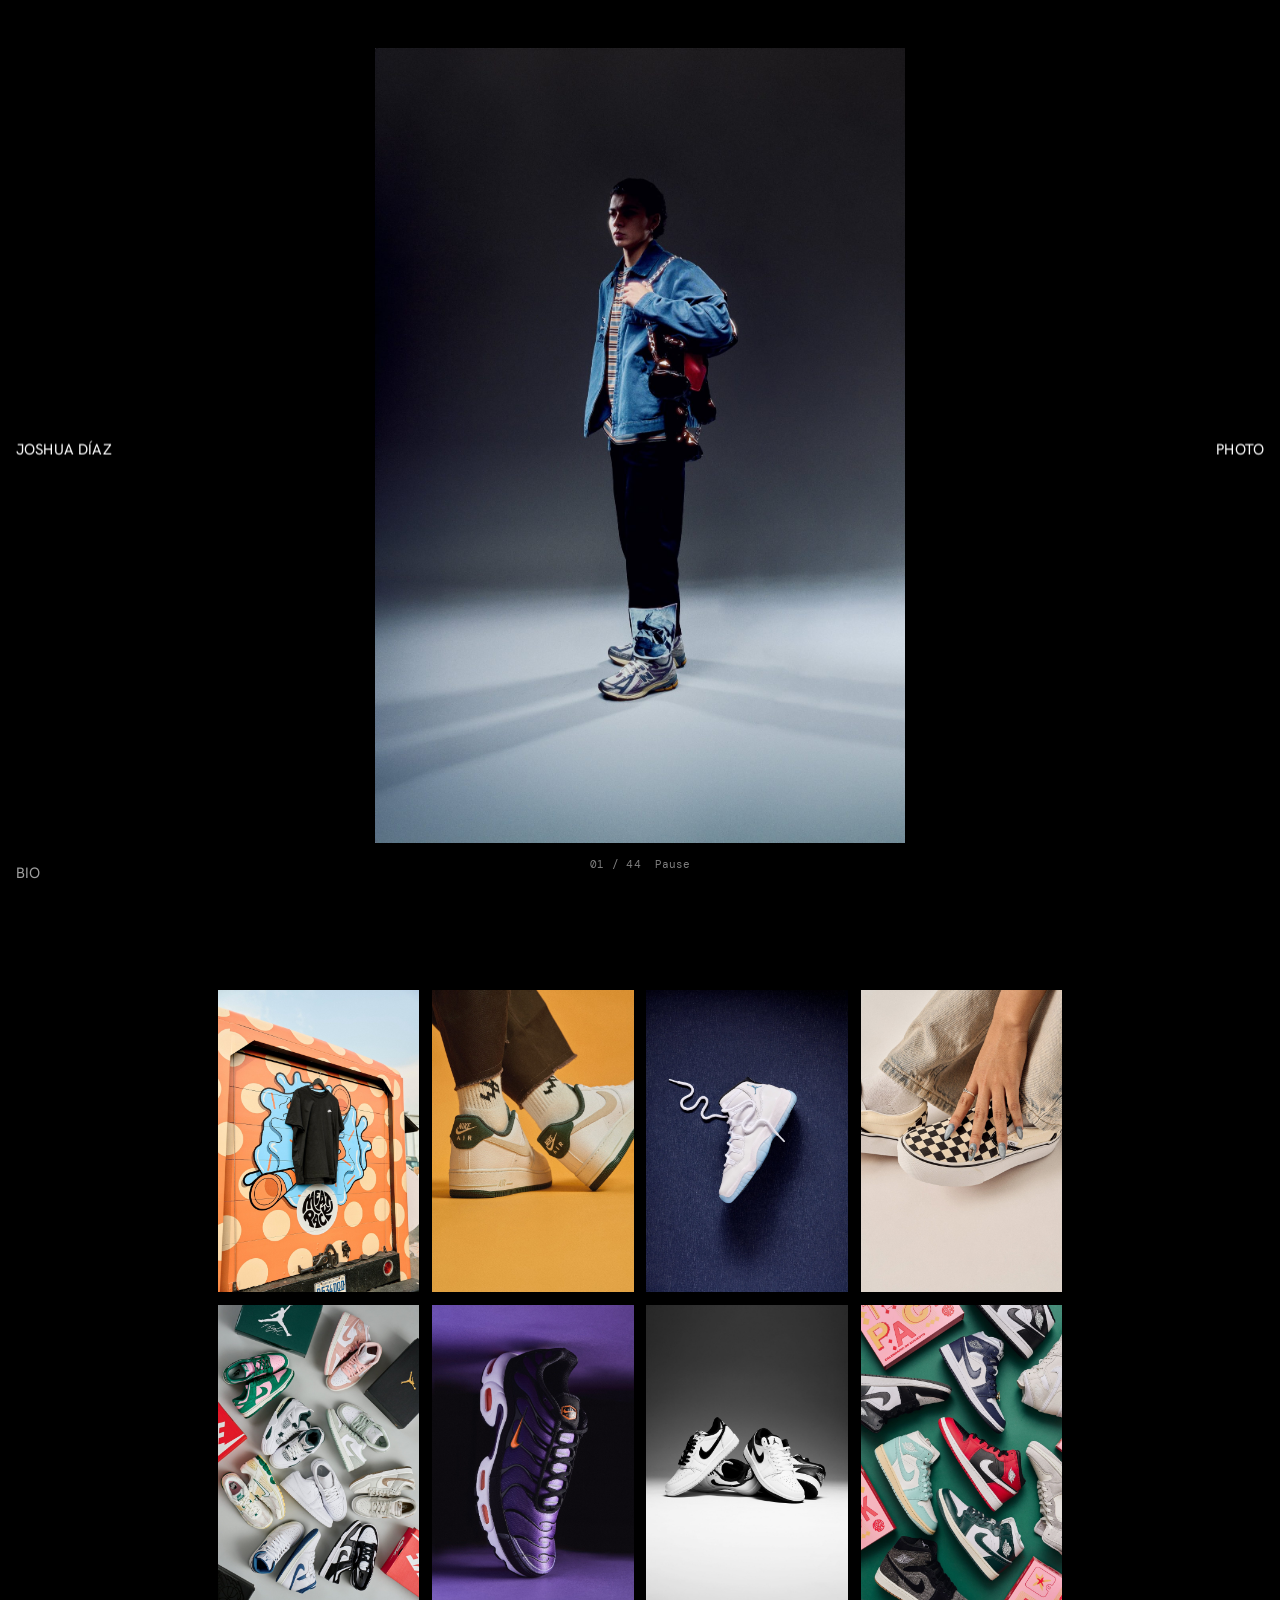
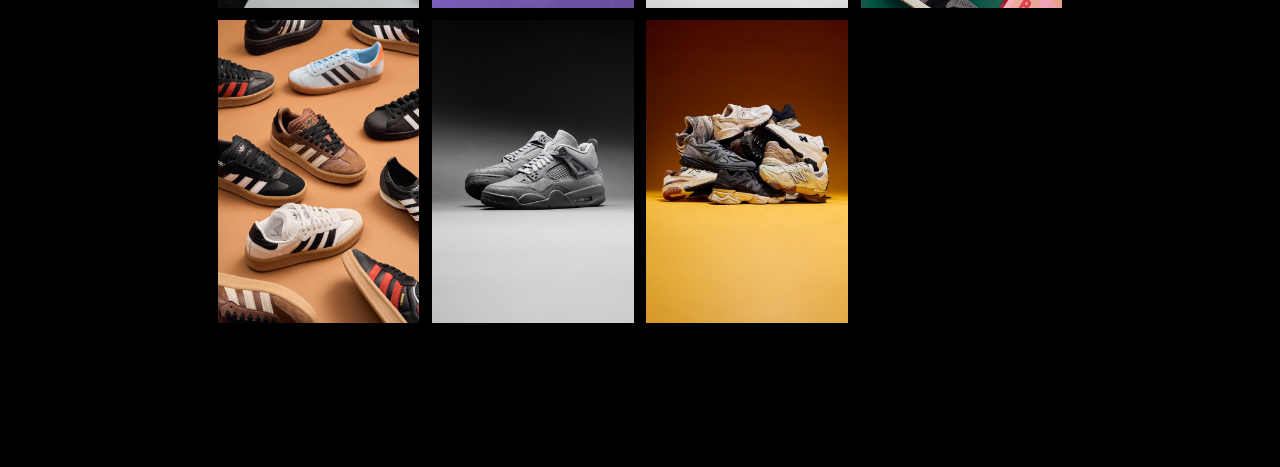
<file: index.html>
<!doctype html>
<html lang="en">
<head>
  <meta charset="utf-8">
  <meta name="viewport" content="width=device-width, initial-scale=1, viewport-fit=cover">
  <title>Joshua Díaz</title>
  <meta name="description" content="Photographer and video producer based in Guatemala City.">
  <meta name="theme-color" content="#000000">
  <meta property="og:title" content="Joshua Díaz">
  <meta property="og:description" content="Photographer and video producer based in Guatemala City.">
  <meta property="og:image" content="images/share.jpg">
  <link rel="icon" href="data:image/svg+xml,<svg xmlns='http://www.w3.org/2000/svg' viewBox='0 0 32 32'><rect width='32' height='32' fill='black'/><rect x='9' y='9' width='14' height='14' fill='white'/></svg>">
  <link rel="preconnect" href="https://fonts.googleapis.com">
  <link rel="preconnect" href="https://fonts.gstatic.com" crossorigin>
  <link href="https://fonts.googleapis.com/css2?family=DM+Mono:wght@400&family=Hanken+Grotesk:ital,wght@0,400;0,500;1,400&family=Spectral:wght@300;400&display=swap" rel="stylesheet">
  <link rel="stylesheet" href="assets/photoswipe/photoswipe.css">
  <link rel="stylesheet" href="assets/style.css">
</head>
<body>
  <a class="skip" href="#app">Skip to content</a>

  <nav class="edge" aria-label="Main">
    <a class="e-name" href="#/" data-nav="photo">Joshua Díaz</a>
    <span class="e-right">
      <a href="#/" data-nav="photo">Photo</a>
      <a href="#/video" data-nav="video">Video</a>
      <a href="#/bio" data-nav="bio" class="m-only">Bio</a>
    </span>
    <a class="e-bio" href="#/bio" data-nav="bio">Bio</a>
  </nav>

  <div class="bgvideo" aria-hidden="true">
    <video muted loop playsinline preload="none"></video>
    <video muted loop playsinline preload="none"></video>
  </div>

  <main id="app" tabindex="-1"></main>

  <script src="content.js"></script>
  <script type="module" src="assets/app.js"></script>
</body>
</html>
</file>
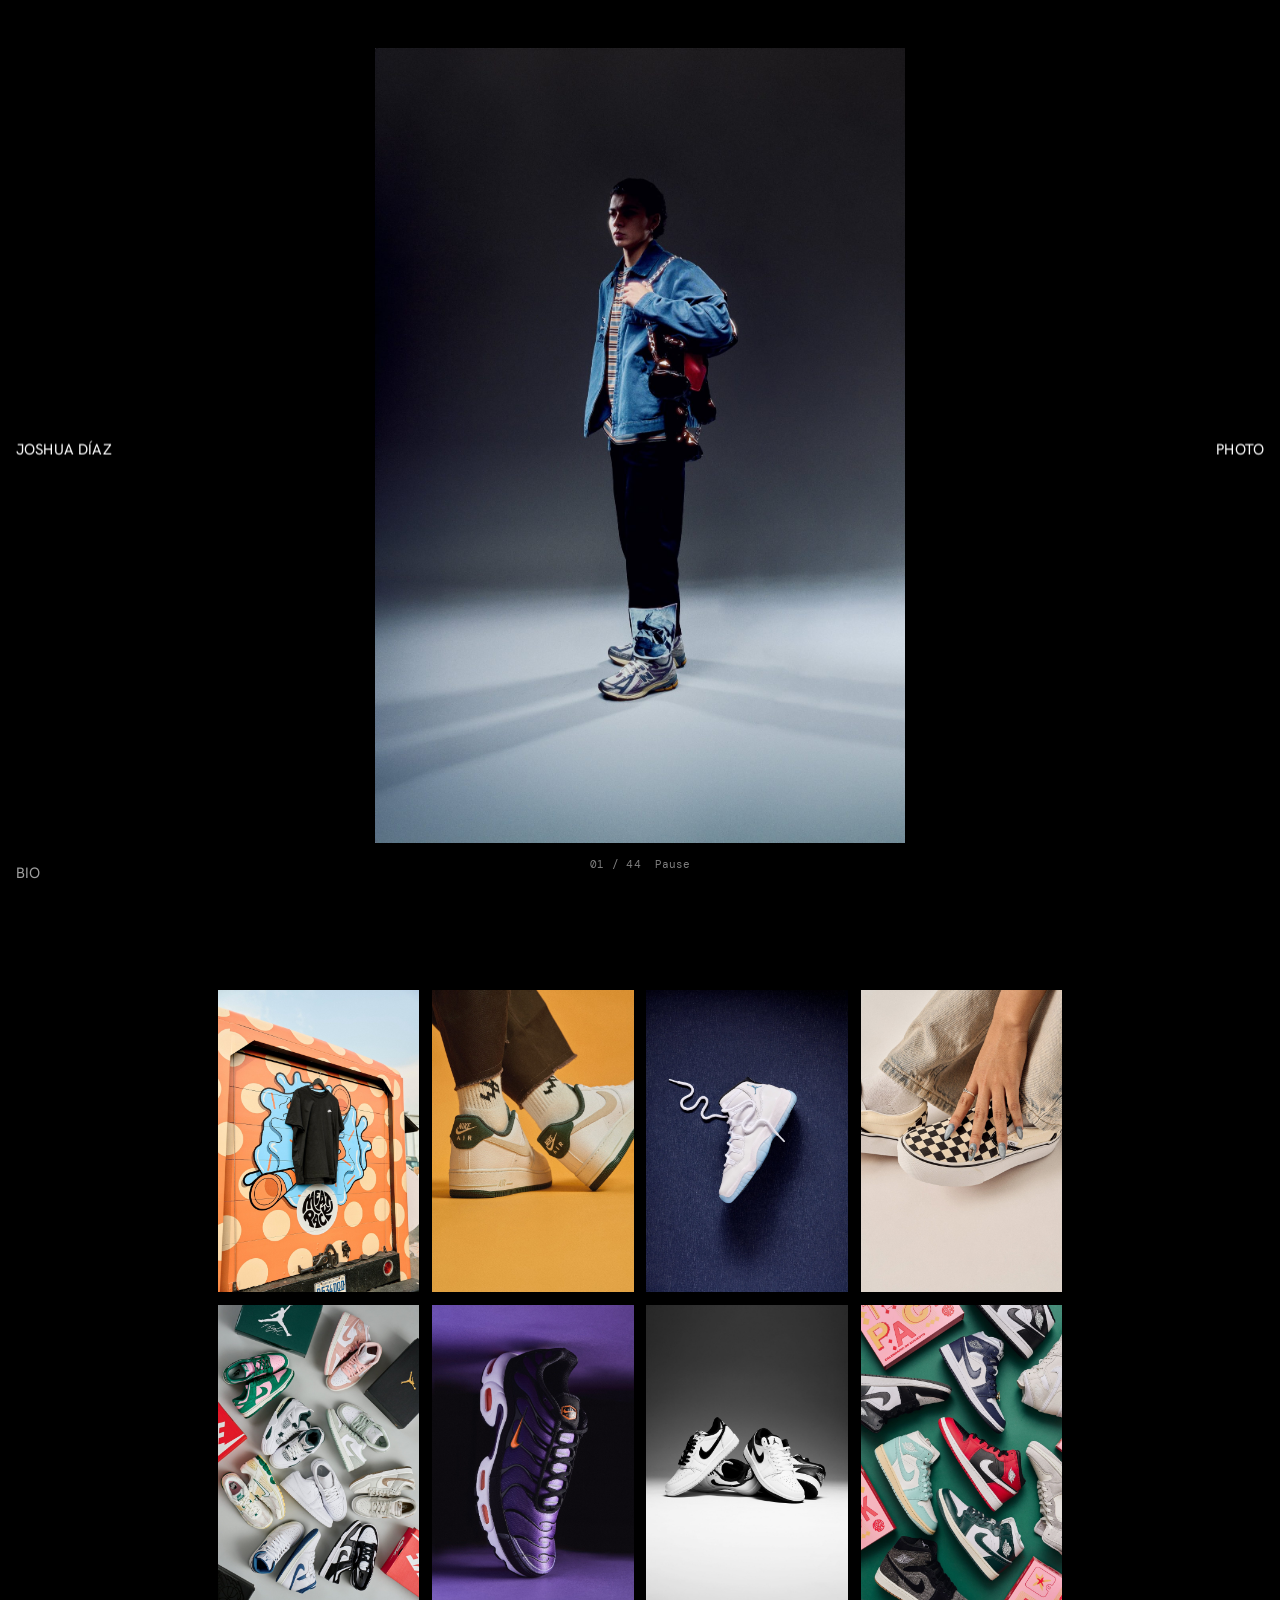
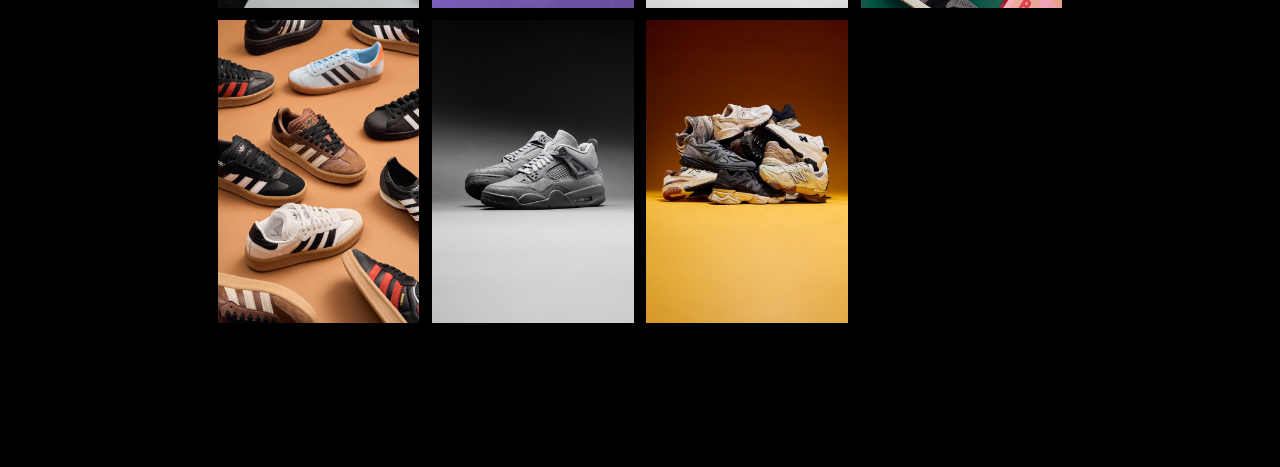
<file: preview.html>
<!doctype html>
<html lang="en"><head><meta charset="utf-8"><title>Joshua Díaz</title>
<meta name="robots" content="noindex">
<meta http-equiv="refresh" content="0; url=./">
<script>location.replace("./" + location.hash)</script>
<style>html,body{background:#000}</style></head><body></body></html>
</file>
<file: assets/photoswipe/photoswipe.css>
/*! PhotoSwipe main CSS by Dmytro Semenov | photoswipe.com */

.pswp {
  --pswp-bg: #000;
  --pswp-placeholder-bg: #222;
  

  --pswp-root-z-index: 100000;
  
  --pswp-preloader-color: rgba(79, 79, 79, 0.4);
  --pswp-preloader-color-secondary: rgba(255, 255, 255, 0.9);
  
  /* defined via js:
  --pswp-transition-duration: 333ms; */
  
  --pswp-icon-color: #fff;
  --pswp-icon-color-secondary: #4f4f4f;
  --pswp-icon-stroke-color: #4f4f4f;
  --pswp-icon-stroke-width: 2px;

  --pswp-error-text-color: var(--pswp-icon-color);
}


/*
	Styles for basic PhotoSwipe (pswp) functionality (sliding area, open/close transitions)
*/

.pswp {
	position: fixed;
	top: 0;
	left: 0;
	width: 100%;
	height: 100%;
	z-index: var(--pswp-root-z-index);
	display: none;
	touch-action: none;
	outline: 0;
	opacity: 0.003;
	contain: layout style size;
	-webkit-tap-highlight-color: rgba(0, 0, 0, 0);
}

/* Prevents focus outline on the root element,
  (it may be focused initially) */
.pswp:focus {
  outline: 0;
}

.pswp * {
  box-sizing: border-box;
}

.pswp img {
  max-width: none;
}

.pswp--open {
	display: block;
}

.pswp,
.pswp__bg {
	transform: translateZ(0);
	will-change: opacity;
}

.pswp__bg {
  opacity: 0.005;
	background: var(--pswp-bg);
}

.pswp,
.pswp__scroll-wrap {
	overflow: hidden;
}

.pswp__scroll-wrap,
.pswp__bg,
.pswp__container,
.pswp__item,
.pswp__content,
.pswp__img,
.pswp__zoom-wrap {
	position: absolute;
	top: 0;
	left: 0;
	width: 100%;
	height: 100%;
}

.pswp__img,
.pswp__zoom-wrap {
	width: auto;
	height: auto;
}

.pswp--click-to-zoom.pswp--zoom-allowed .pswp__img {
	cursor: -webkit-zoom-in;
	cursor: -moz-zoom-in;
	cursor: zoom-in;
}

.pswp--click-to-zoom.pswp--zoomed-in .pswp__img {
	cursor: move;
	cursor: -webkit-grab;
	cursor: -moz-grab;
	cursor: grab;
}

.pswp--click-to-zoom.pswp--zoomed-in .pswp__img:active {
  cursor: -webkit-grabbing;
  cursor: -moz-grabbing;
  cursor: grabbing;
}

/* :active to override grabbing cursor */
.pswp--no-mouse-drag.pswp--zoomed-in .pswp__img,
.pswp--no-mouse-drag.pswp--zoomed-in .pswp__img:active,
.pswp__img {
	cursor: -webkit-zoom-out;
	cursor: -moz-zoom-out;
	cursor: zoom-out;
}


/* Prevent selection and tap highlights */
.pswp__container,
.pswp__img,
.pswp__button,
.pswp__counter {
	-webkit-user-select: none;
	-moz-user-select: none;
	-ms-user-select: none;
	user-select: none;
}

.pswp__item {
	/* z-index for fade transition */
	z-index: 1;
	overflow: hidden;
}

.pswp__hidden {
	display: none !important;
}

/* Allow to click through pswp__content element, but not its children */
.pswp__content {
  pointer-events: none;
}
.pswp__content > * {
  pointer-events: auto;
}


/*

  PhotoSwipe UI

*/

/*
	Error message appears when image is not loaded
	(JS option errorMsg controls markup)
*/
.pswp__error-msg-container {
  display: grid;
}
.pswp__error-msg {
	margin: auto;
	font-size: 1em;
	line-height: 1;
	color: var(--pswp-error-text-color);
}

/*
class pswp__hide-on-close is applied to elements that
should hide (for example fade out) when PhotoSwipe is closed
and show (for example fade in) when PhotoSwipe is opened
 */
.pswp .pswp__hide-on-close {
	opacity: 0.005;
	will-change: opacity;
	transition: opacity var(--pswp-transition-duration) cubic-bezier(0.4, 0, 0.22, 1);
	z-index: 10; /* always overlap slide content */
	pointer-events: none; /* hidden elements should not be clickable */
}

/* class pswp--ui-visible is added when opening or closing transition starts */
.pswp--ui-visible .pswp__hide-on-close {
	opacity: 1;
	pointer-events: auto;
}

/* <button> styles, including css reset */
.pswp__button {
	position: relative;
	display: block;
	width: 50px;
	height: 60px;
	padding: 0;
	margin: 0;
	overflow: hidden;
	cursor: pointer;
	background: none;
	border: 0;
	box-shadow: none;
	opacity: 0.85;
	-webkit-appearance: none;
	-webkit-touch-callout: none;
}

.pswp__button:hover,
.pswp__button:active,
.pswp__button:focus {
  transition: none;
  padding: 0;
  background: none;
  border: 0;
  box-shadow: none;
  opacity: 1;
}

.pswp__button:disabled {
  opacity: 0.3;
  cursor: auto;
}

.pswp__icn {
  fill: var(--pswp-icon-color);
  color: var(--pswp-icon-color-secondary);
}

.pswp__icn {
  position: absolute;
  top: 14px;
  left: 9px;
  width: 32px;
  height: 32px;
  overflow: hidden;
  pointer-events: none;
}

.pswp__icn-shadow {
  stroke: var(--pswp-icon-stroke-color);
  stroke-width: var(--pswp-icon-stroke-width);
  fill: none;
}

.pswp__icn:focus {
	outline: 0;
}

/*
	div element that matches size of large image,
	large image loads on top of it,
	used when msrc is not provided
*/
div.pswp__img--placeholder,
.pswp__img--with-bg {
	background: var(--pswp-placeholder-bg);
}

.pswp__top-bar {
	position: absolute;
	left: 0;
	top: 0;
	width: 100%;
	height: 60px;
	display: flex;
  flex-direction: row;
  justify-content: flex-end;
	z-index: 10;

	/* allow events to pass through top bar itself */
	pointer-events: none !important;
}
.pswp__top-bar > * {
  pointer-events: auto;
  /* this makes transition significantly more smooth,
     even though inner elements are not animated */
  will-change: opacity;
}


/*

  Close button

*/
.pswp__button--close {
  margin-right: 6px;
}


/*

  Arrow buttons

*/
.pswp__button--arrow {
  position: absolute;
  top: 0;
  width: 75px;
  height: 100px;
  top: 50%;
  margin-top: -50px;
}

.pswp__button--arrow:disabled {
  display: none;
  cursor: default;
}

.pswp__button--arrow .pswp__icn {
  top: 50%;
  margin-top: -30px;
  width: 60px;
  height: 60px;
  background: none;
  border-radius: 0;
}

.pswp--one-slide .pswp__button--arrow {
  display: none;
}

/* hide arrows on touch screens */
.pswp--touch .pswp__button--arrow {
  visibility: hidden;
}

/* show arrows only after mouse was used */
.pswp--has_mouse .pswp__button--arrow {
  visibility: visible;
}

.pswp__button--arrow--prev {
  right: auto;
  left: 0px;
}

.pswp__button--arrow--next {
  right: 0px;
}
.pswp__button--arrow--next .pswp__icn {
  left: auto;
  right: 14px;
  /* flip horizontally */
  transform: scale(-1, 1);
}

/*

  Zoom button

*/
.pswp__button--zoom {
  display: none;
}

.pswp--zoom-allowed .pswp__button--zoom {
  display: block;
}

/* "+" => "-" */
.pswp--zoomed-in .pswp__zoom-icn-bar-v {
  display: none;
}


/*

  Loading indicator

*/
.pswp__preloader {
  position: relative;
  overflow: hidden;
  width: 50px;
  height: 60px;
  margin-right: auto;
}

.pswp__preloader .pswp__icn {
  opacity: 0;
  transition: opacity 0.2s linear;
  animation: pswp-clockwise 600ms linear infinite;
}

.pswp__preloader--active .pswp__icn {
  opacity: 0.85;
}

@keyframes pswp-clockwise {
  0% { transform: rotate(0deg); }
  100% { transform: rotate(360deg); }
}


/*

  "1 of 10" counter

*/
.pswp__counter {
  height: 30px;
  margin-top: 15px;
  margin-inline-start: 20px;
  font-size: 14px;
  line-height: 30px;
  color: var(--pswp-icon-color);
  text-shadow: 1px 1px 3px var(--pswp-icon-color-secondary);
  opacity: 0.85;
}

.pswp--one-slide .pswp__counter {
  display: none;
}
</file>
<file: assets/style.css>
/* Tokens */
:root {
  --bg: #000000;
  --ink: rgba(255, 255, 255, 0.88);
  --dim: rgba(255, 255, 255, 0.5);
  --faint: rgba(255, 255, 255, 0.14);
  --edge: 16px;                                   /* distance of the nav from the screen edge */
  --side: clamp(150px, 17vw, 340px);              /* empty band left and right for the nav */
  --sans: "Hanken Grotesk", "Helvetica Neue", Arial, sans-serif;
  --mono: "DM Mono", ui-monospace, Menlo, monospace;
  --serif: "Spectral", Georgia, serif;
  color-scheme: dark;
}

/* Base */
*, *::before, *::after { box-sizing: border-box; }
html { -webkit-text-size-adjust: 100%; background: var(--bg); }
body {
  margin: 0;
  background: var(--bg);
  color: var(--ink);
  font: 400 15px/1.4 var(--sans);
  -webkit-font-smoothing: antialiased;
  overflow-x: hidden;
}
img, video, iframe { display: block; max-width: 100%; }
a { color: inherit; text-decoration: none; }
button { font: inherit; color: inherit; background: none; border: 0; padding: 0; cursor: pointer; }
:focus-visible { outline: 1px solid #fff; outline-offset: 4px; }
h1, h2, p, ul, figure, dl, dd { margin: 0; }
ul { padding: 0; list-style: none; }
em { font-style: italic; }
.mono { font-family: var(--mono); font-size: 11px; letter-spacing: 0.02em; text-transform: uppercase; }
.sr { position: absolute; width: 1px; height: 1px; overflow: hidden; clip: rect(0 0 0 0); white-space: nowrap; }
.skip { position: absolute; left: -9999px; }
.skip:focus { left: var(--edge); top: var(--edge); z-index: 100; background: #000; padding: 4px 8px; }

/* Edge navigation (fixed to the sides and corners) */
.edge a, .edge .e-right {
  position: fixed; z-index: 50;
  font-size: 15px; text-transform: uppercase; letter-spacing: 0.01em;
  color: #fff;
  mix-blend-mode: difference;
}
.edge a { opacity: 0.62; transition: opacity .15s; }
.edge a:hover, .edge a[aria-current="page"] { opacity: 1; }
.edge .e-name { left: var(--edge); top: 50%; transform: translateY(-50%); opacity: 1; }
.edge .e-right { right: var(--edge); top: 50%; transform: translateY(-50%); display: grid; justify-items: end; gap: 2px; }
.edge .e-right a { position: static; mix-blend-mode: normal; }
.edge .e-bio { left: var(--edge); bottom: var(--edge); }
.edge .m-only { display: none; }
@media (max-width: 820px) { .edge .m-only { display: inline; } }

main { outline: none; padding: 0 var(--side); min-height: 100vh; }
main.enter { animation: enter .4s ease-out; }
@keyframes enter { from { opacity: 0; } to { opacity: 1; } }

/* PHOTO HOME: slideshow */
.hero {
  height: 100vh; height: 100svh;
  display: grid; grid-template-rows: 1fr auto; justify-items: center;
  padding: 48px 0 28px;
  outline: none;
}
.hero-stage { position: relative; width: 100%; min-height: 0; }
.hero-stage img {
  position: absolute; inset: 0;
  width: 100%; height: 100%; max-width: none;
  object-fit: contain;
  opacity: 0;
  transition: opacity var(--fade, 0s) ease;
}
.hero-stage img.on { opacity: 1; }
.zone { position: absolute; top: 0; bottom: 0; z-index: 2; background: none; }
.zone-prev { left: 0; width: 30%; cursor: url("data:image/svg+xml,%3Csvg xmlns='http://www.w3.org/2000/svg' width='40' height='40' viewBox='0 0 40 40'%3E%3Cg fill='none' stroke-linecap='round' stroke-linejoin='round'%3E%3Cpath d='M27 20H11M18 12l-8 8 8 8' stroke='black' stroke-opacity='.55' stroke-width='5'/%3E%3Cpath d='M27 20H11M18 12l-8 8 8 8' stroke='white' stroke-width='2'/%3E%3C/g%3E%3C/svg%3E") 20 20, w-resize; }
.zone-zoom { left: 30%; width: 40%; cursor: url("data:image/svg+xml,%3Csvg xmlns='http://www.w3.org/2000/svg' width='40' height='40' viewBox='0 0 40 40'%3E%3Cg fill='none' stroke-linecap='round' stroke-linejoin='round'%3E%3Cpath d='M20 11v18M11 20h18' stroke='black' stroke-opacity='.55' stroke-width='5'/%3E%3Cpath d='M20 11v18M11 20h18' stroke='white' stroke-width='2'/%3E%3C/g%3E%3C/svg%3E") 20 20, zoom-in; }
.zone-next { right: 0; width: 30%; cursor: url("data:image/svg+xml,%3Csvg xmlns='http://www.w3.org/2000/svg' width='40' height='40' viewBox='0 0 40 40'%3E%3Cg fill='none' stroke-linecap='round' stroke-linejoin='round'%3E%3Cpath d='M13 20h16M22 12l8 8-8 8' stroke='black' stroke-opacity='.55' stroke-width='5'/%3E%3Cpath d='M13 20h16M22 12l8 8-8 8' stroke='white' stroke-width='2'/%3E%3C/g%3E%3C/svg%3E") 20 20, e-resize; }
.zone:focus-visible { outline-offset: -2px; }

/* PHOTO HOME: grid of photos */
.photo-grid {
  display: grid;
  grid-template-columns: repeat(var(--cols, 4), minmax(0, 1fr));
  gap: clamp(8px, 1vw, 16px);
  padding: clamp(48px, 10vh, 120px) 0 clamp(96px, 16vh, 180px);
}
.cell { display: block; padding: 0; cursor: url("data:image/svg+xml,%3Csvg xmlns='http://www.w3.org/2000/svg' width='40' height='40' viewBox='0 0 40 40'%3E%3Cg fill='none' stroke-linecap='round' stroke-linejoin='round'%3E%3Cpath d='M20 11v18M11 20h18' stroke='black' stroke-opacity='.55' stroke-width='5'/%3E%3Cpath d='M20 11v18M11 20h18' stroke='white' stroke-width='2'/%3E%3C/g%3E%3C/svg%3E") 20 20, zoom-in; }
.cell img { width: 100%; height: auto; aspect-ratio: 2 / 3; object-fit: cover; background: #111; transition: opacity .2s; }
.cell:hover img { opacity: .8; }


.hero-meta { display: grid; justify-items: center; gap: 6px; padding-top: 14px; text-align: center; }
.hero-cap { font-size: 13px; }
.hero-cap a:hover { opacity: .7; }
.hero-tools { display: flex; gap: 14px; color: var(--dim); }
.hero-tools button:hover { color: #fff; }

/* VIDEO PAGE */
.bgvideo { position: fixed; inset: 0; z-index: -1; background: #000; opacity: 0; transition: opacity .6s ease; pointer-events: none; }
.bgvideo.on { opacity: 1; }
.bgvideo video { position: absolute; inset: 0; width: 100%; height: 100%; max-width: none; object-fit: cover; opacity: 0; transition: opacity .5s ease; }
.bgvideo video.on { opacity: 1; }
.bgvideo::after { content: ""; position: absolute; inset: 0; background: rgba(0, 0, 0, 0.38); }

.films {
  min-height: 100vh; min-height: 100svh;
  display: flex; flex-wrap: wrap; align-content: center; justify-content: center;
  column-gap: 0.55em; row-gap: 0.05em;
  padding: 96px 0;
  font-family: var(--serif); font-weight: 300;
  font-size: clamp(38px, 6vw, 100px);
  line-height: 1.12;
  text-align: center;
}
.film { color: #fff; transition: color .25s; white-space: nowrap; }
.film sup { font-family: var(--mono); font-size: 13px; vertical-align: top; position: relative; top: 0.5em; margin-left: 0.3em; letter-spacing: 0.08em; }
.films:hover .film:hover, .film:focus-visible { color: rgba(255, 255, 255, 0.5); }

/* VIDEO DETAIL */
.film-page { padding: clamp(80px, 14vh, 140px) 0 clamp(120px, 20vh, 220px); display: grid; gap: 28px; }
.player { position: relative; aspect-ratio: 16 / 9; background: #0d0d0d; }
.player iframe, .player video { position: absolute; inset: 0; width: 100%; height: 100%; border: 0; object-fit: contain; }
.player .note { position: absolute; left: 0; right: 0; bottom: 12px; text-align: center; color: var(--dim); }
.film-info { display: grid; grid-template-columns: minmax(0, 1fr) minmax(0, 1fr); gap: 24px; align-items: start; }
.film-info h1 { font-family: var(--serif); font-weight: 300; font-size: clamp(34px, 4.5vw, 72px); line-height: 1; }
.film-info .facts { display: grid; grid-template-columns: max-content 1fr; gap: 4px 18px; padding-top: 8px; }
.film-info dt { color: var(--dim); }
.film-info p { grid-column: 2; max-width: 48ch; }

/* BIO */
.bio {
  min-height: 100vh; min-height: 100svh;
  display: grid;
  grid-template-columns: minmax(0, 4fr) minmax(0, 8fr);
  column-gap: clamp(24px, 3vw, 56px);
  padding: 48px 0;
  align-items: end;
}
.bio-text { display: grid; gap: 28px; font-size: 13px; line-height: 1.45; padding-bottom: 2px; }
.bio-text p + p { margin-top: 1em; }
.bio-text .mono { color: var(--dim); margin-bottom: 8px; }
.bio-text a:hover { opacity: .7; }
.bio-photo { align-self: stretch; display: grid; gap: 8px; min-height: 0; }
.bio-photo img { width: 100%; height: calc(100vh - 96px); height: calc(100svh - 96px); object-fit: cover; }
.bio-photo .credit { color: var(--dim); }

.notfound { min-height: 100vh; display: grid; place-items: center; }
.notfound a { text-decoration: underline; }

/* Zoom viewer */
.pswp { --pswp-bg: #000; }
.pswp__counter { font-family: var(--mono); font-size: 11px; letter-spacing: .04em; opacity: .7; }

/* Small screens */
@media (max-width: 820px) {
  :root { --side: 16px; }
  .edge a, .edge .e-right { font-size: 13px; }
  .edge .e-name { top: var(--edge); transform: none; }
  .edge .e-right { top: var(--edge); transform: none; display: flex; gap: 14px; }
  body { position: relative; }
  .edge .e-bio { display: none; }
  main { padding-top: 0; padding-bottom: 56px; }
  .hero { padding: 52px 0 44px; }
  .photo-grid { grid-template-columns: repeat(var(--cols-m, 2), minmax(0, 1fr)); padding-top: 32px; padding-bottom: 96px; }
  .films { font-size: clamp(34px, 11vw, 56px); padding: 80px 0; column-gap: 0.4em; }
  .film sup { font-size: 10px; }
  .film-page { padding-top: 72px; }
  .film-info { grid-template-columns: 1fr; }
  .film-info p { grid-column: 1; }
  .bio { grid-template-columns: 1fr; padding: 56px 0 72px; row-gap: 32px; }
  .bio-photo { order: -1; }
  .bio-photo img { height: auto; aspect-ratio: 4 / 5; }
}

@media (prefers-reduced-motion: reduce) {
  main.enter { animation: none; }
  .hero-stage img, .bgvideo, .bgvideo video { transition: none; }
}
</file>
